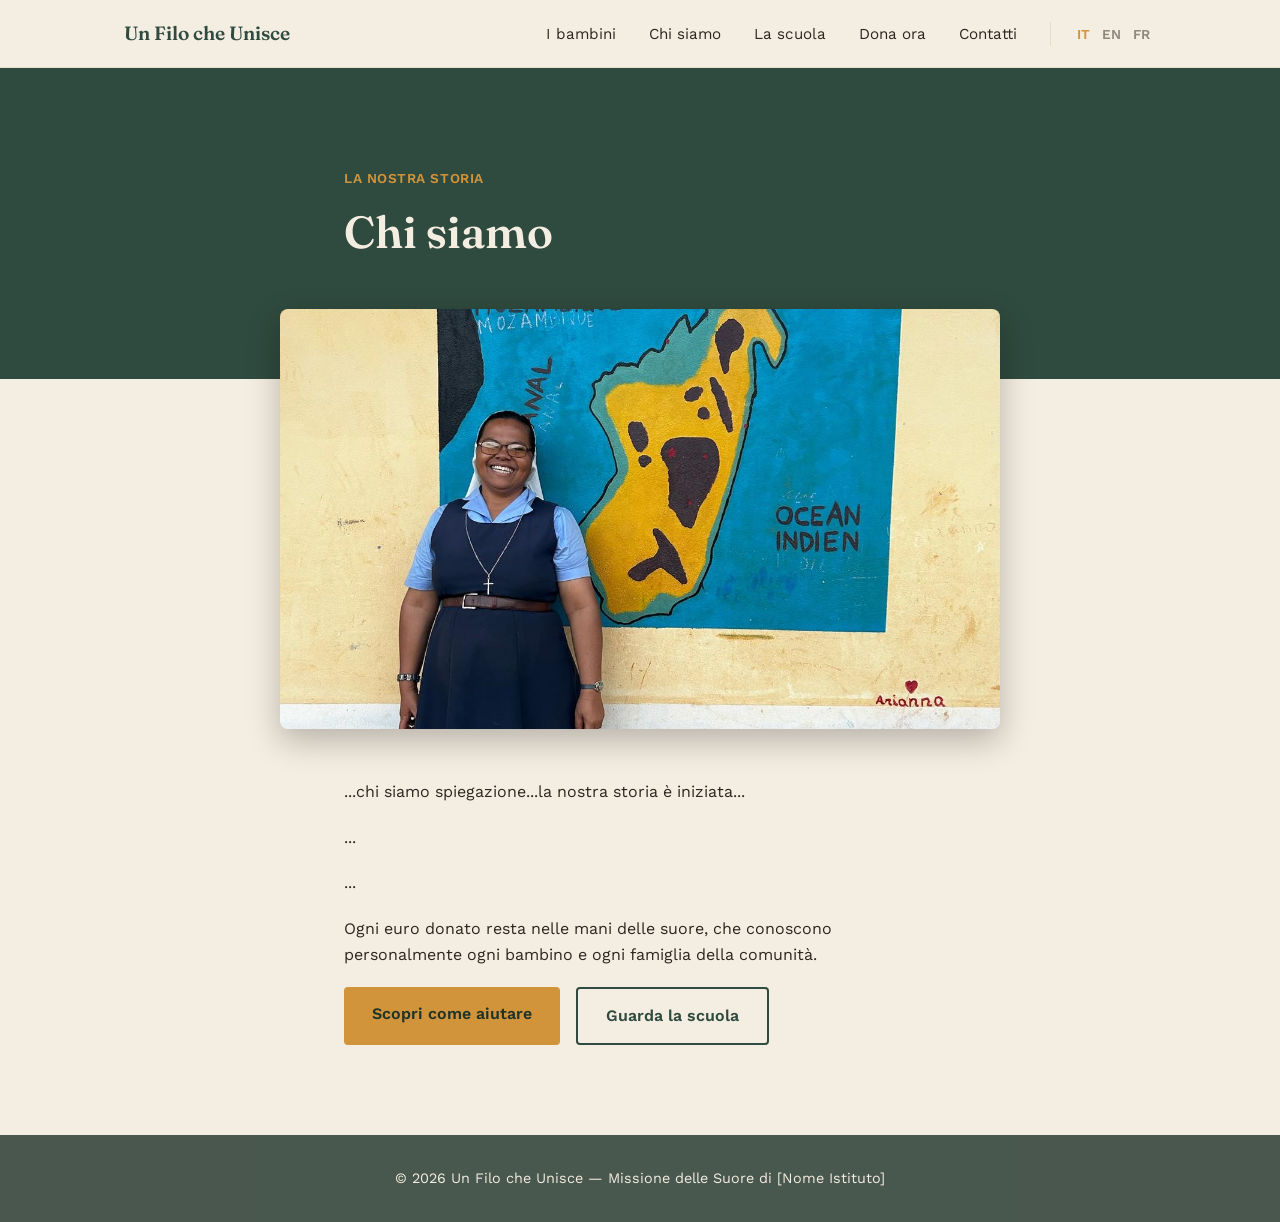
<file: chi-siamo.html>
<!DOCTYPE html>
<html lang="it">
<head>
  <meta charset="UTF-8" />
  <meta name="viewport" content="width=device-width, initial-scale=1.0" />
  <title>Chi siamo — Un Filo che Unisce</title>

  <link rel="stylesheet" href="style.css" />

  <link rel="preconnect" href="https://fonts.googleapis.com" />
  <link href="https://fonts.googleapis.com/css2?family=Fraunces:opsz,wght@9..144,400;9..144,600&family=Work+Sans:wght@400;500;600&display=swap" rel="stylesheet" />
</head>
<body>

  <header class="site-header">
    <div class="container header-inner">
      <a href="index.html" class="logo">Un Filo che Unisce</a>
      <nav>
        <a href="index.html#bambini" data-i18n="nav.bambini">I bambini</a>
        <a href="chi-siamo.html" data-i18n="nav.chiSiamo">Chi siamo</a>
        <a href="la-scuola.html" data-i18n="nav.scuola">La scuola</a>
        <a href="dona.html" data-i18n="nav.dona">Dona ora</a>
        <a href="index.html#contatti" data-i18n="nav.contatti">Contatti</a>
        <span class="lang-switch">
          <button class="lang-btn" data-lang="it">IT</button>
          <button class="lang-btn" data-lang="en">EN</button>
          <button class="lang-btn" data-lang="fr">FR</button>
        </span>
      </nav>
    </div>
  </header>

  <section class="hero">
    <div class="container hero-inner">
      <p class="eyebrow" data-i18n="chiSiamo.eyebrow">La nostra storia</p>
      <h1 data-i18n="chiSiamo.title">Chi siamo</h1>
    </div>
  </section>

  <div class="container">
    <img src="immagini/suora.jpg" alt="suora" class="overlap-photo" />
  </div>

  <section class="section section-story">
    <div class="container story-content">
      <p data-i18n="chiSiamo.p1">
        ...chi siamo spiegazione...la nostra storia è iniziata...
      </p>
      <p data-i18n="chiSiamo.p2">
        ...
      </p>
      <p data-i18n="chiSiamo.p3">
        ...
      </p>
      <p data-i18n="chiSiamo.p4">
        Ogni euro donato resta nelle mani delle suore, che conoscono
        personalmente ogni bambino e ogni famiglia della comunità.
      </p>

      <div class="button-row">
        <a href="dona.html" class="btn-primary" data-i18n="chiSiamo.btnAdotta">Scopri come aiutare</a>
        <a href="la-scuola.html" class="btn-secondary" data-i18n="chiSiamo.btnScuola">Guarda la scuola</a>
      </div>
    </div>
  </section>

  <footer class="site-footer">
    <div class="container">
      <p data-i18n="footer.text">&copy; 2026 Un Filo che Unisce — Missione delle Suore di [Nome Istituto]</p>
    </div>
  </footer>

  <script src="translations.js"></script>
  <script src="i18n.js"></script>

</body>
</html>
</file>
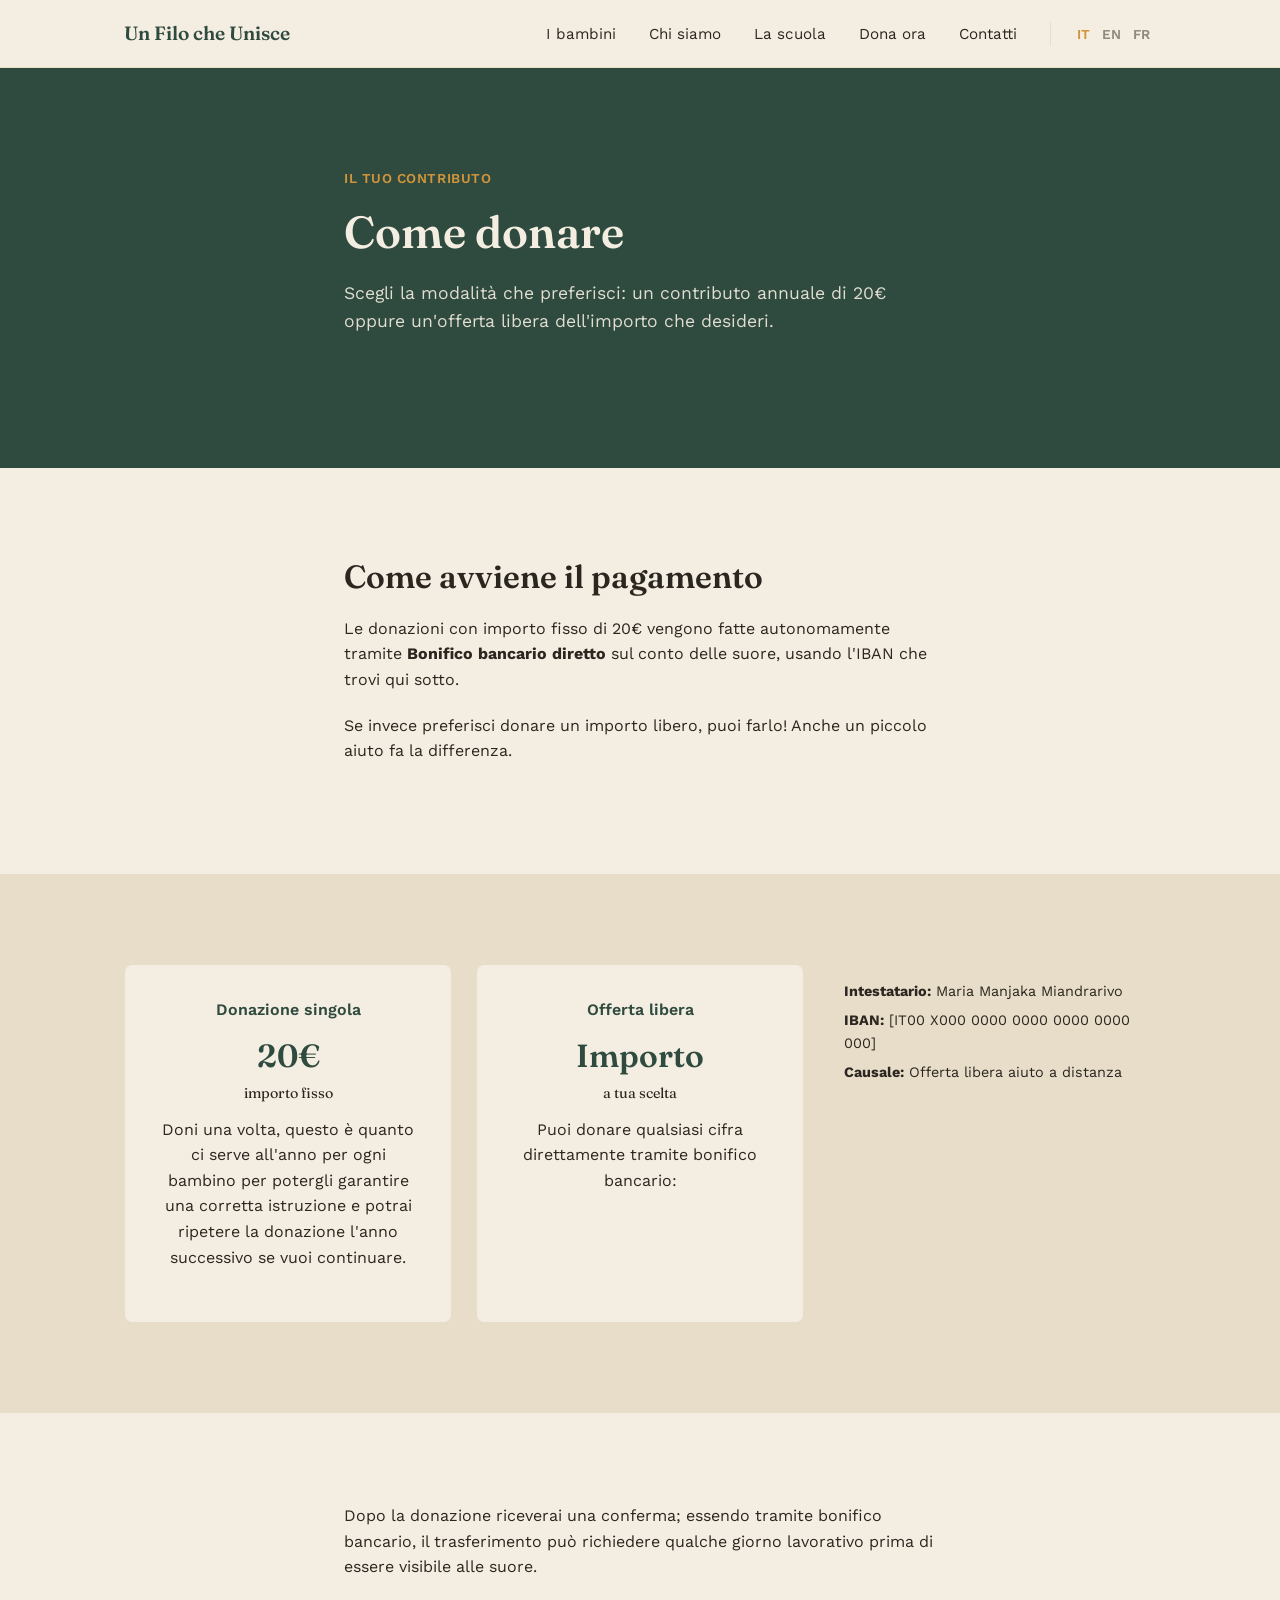
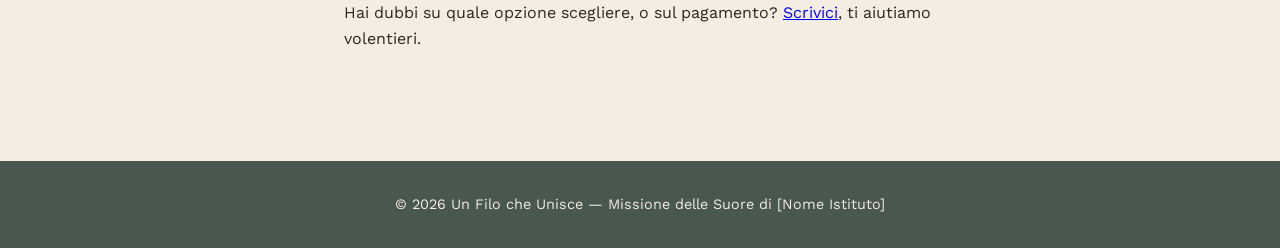
<file: dona.html>
<!DOCTYPE html>
<html lang="it">
<head>
  <meta charset="UTF-8" />
  <meta name="viewport" content="width=device-width, initial-scale=1.0" />
  <title>Dona ora — Un Filo che Unisce</title>

  <link rel="stylesheet" href="style.css" />

  <link rel="preconnect" href="https://fonts.googleapis.com" />
  <link href="https://fonts.googleapis.com/css2?family=Fraunces:opsz,wght@9..144,400;9..144,600&family=Work+Sans:wght@400;500;600&display=swap" rel="stylesheet" />
</head>
<body>

  <header class="site-header">
    <div class="container header-inner">
      <a href="index.html" class="logo">Un Filo che Unisce</a>
      <nav>
        <a href="index.html#bambini" data-i18n="nav.bambini">I bambini</a>
        <a href="chi-siamo.html" data-i18n="nav.chiSiamo">Chi siamo</a>
        <a href="la-scuola.html" data-i18n="nav.scuola">La scuola</a>
        <a href="dona.html" data-i18n="nav.dona">Dona ora</a>
        <a href="index.html#contatti" data-i18n="nav.contatti">Contatti</a>
        <span class="lang-switch">
          <button class="lang-btn" data-lang="it">IT</button>
          <button class="lang-btn" data-lang="en">EN</button>
          <button class="lang-btn" data-lang="fr">FR</button>
        </span>
      </nav>
    </div>
  </header>

  <section class="hero">
    <div class="container hero-inner">
      <p class="eyebrow" data-i18n="dona.eyebrow">Il tuo contributo</p>
      <h1 data-i18n="dona.title">Come donare</h1>
      <p class="hero-sub" data-i18n="dona.sub">
        Scegli la modalità che preferisci: un contributo annuale di 20€
        oppure un'offerta libera dell'importo
        che desideri.
      </p>
    </div>
  </section>

  <section class="section">
    <div class="container story-content">
      <h2 data-i18n="dona.howTitle">Come avviene il pagamento</h2>
      <p data-i18n="dona.howP1">
        Le donazioni con importo fisso di 20€ vengono fatte autonomamente tramite <strong>Bonifico bancario diretto</strong> 
        sul conto delle suore, usando l'IBAN che trovi qui sotto.
      <p data-i18n="dona.howP2">
        Se invece preferisci donare un importo libero, puoi farlo!
        Anche un piccolo aiuto fa la differenza.
      </p>
    </div>
  </section>

  <section class="section section-alt">
    <div class="container">
      <div class="donation-grid">

        <div class="donation-card">
          <p class="donation-title" data-i18n="dona.card1Title">Donazione singola</p>
          <p class="donation-amount" data-i18n="dona.card1Amount">20€ <span>importo fisso</span></p>
          <p data-i18n="dona.card1Desc">Doni una volta, questo è quanto ci serve all'anno per ogni bambino per potergli garantire una corretta istruzione e potrai ripetere la donazione l'anno successivo se vuoi continuare.</p>
        </div>

        <div class="donation-card">
          <p class="donation-title" data-i18n="dona.card3Title">Offerta libera</p>
          <p class="donation-amount" data-i18n="dona.card3Amount">Importo <span>a tua scelta</span></p>
          <p data-i18n="dona.card3Desc">Puoi donare qualsiasi cifra direttamente tramite bonifico bancario:</p>
        </div>
        <div class="iban-box">
            <p><strong data-i18n="dona.ibanIntestatario">Intestatario:</strong> Maria Manjaka Miandrarivo</p>
            <p><strong data-i18n="dona.ibanLabel">IBAN:</strong> [IT00 X000 0000 0000 0000 0000 000]</p>
            <p><strong data-i18n="dona.causaleLabel">Causale:</strong> <span data-i18n="dona.causaleValue">Offerta libera aiuto a distanza</span></p>
          </div>

      </div>
    </div>
  </section>

  <section class="section">
    <div class="container story-content">
      <p data-i18n="dona.noteP1">
        Dopo la donazione riceverai una conferma; essendo tramite bonifico bancario, il trasferimento può 
        richiedere qualche giorno lavorativo prima di essere visibile alle suore.
      </p>
      <p data-i18n="dona.noteP2">
        Hai dubbi su quale opzione scegliere, o sul pagamento?
        <a href="index.html#contatti">Scrivici</a>, ti aiutiamo volentieri.
      </p>
    </div>
  </section>

  <footer class="site-footer">
    <div class="container">
      <p data-i18n="footer.text">&copy; 2026 Un Filo che Unisce — Missione delle Suore di [Nome Istituto]</p>
    </div>
  </footer>

  <script src="translations.js"></script>
  <script src="i18n.js"></script>

</body>
</html>
</file>
<file: style.css>
/* ============================================================
   VARIABILI DI COLORE
   Definirle qui in cima permette di riusarle ovunque nel file
   e cambiare tutta la palette modificando solo queste righe.
   ============================================================ */
:root {
  --verde-bosco: #2f4a3e;
  --verde-scuro: #1f332a;
  --ocra: #d1943a;
  --carta: #f4ede1;
  --carta-scura: #e8ddc9;
  --testo: #2b2620;
}

/* ============================================================
   RESET DI BASE
   ============================================================ */
* {
  margin: 0;
  padding: 0;
  box-sizing: border-box;
}

body {
  font-family: 'Work Sans', sans-serif;
  color: var(--testo);
  background: var(--carta);
  line-height: 1.6;
}

h1, h2, h3 {
  font-family: 'Fraunces', serif;
  font-weight: 600;
  line-height: 1.2;
}

.container {
  max-width: 1080px;
  margin: 0 auto;
  padding: 0 24px;
}

/* ============================================================
   HEADER / NAVIGAZIONE (uguale su tutte le pagine)
   ============================================================ */
.site-header {
  background: var(--carta);
  border-bottom: 1px solid var(--carta-scura);
  position: sticky;
  top: 0;
  z-index: 10;
}

.header-inner {
  display: flex;
  justify-content: space-between;
  align-items: center;
  padding-top: 18px;
  padding-bottom: 18px;
}

.logo {
  font-family: 'Fraunces', serif;
  font-weight: 600;
  font-size: 1.2rem;
  color: var(--verde-bosco);
  text-decoration: none;
}

nav a {
  color: var(--testo);
  text-decoration: none;
  margin-left: 28px;
  font-size: 0.95rem;
}

nav a:hover {
  color: var(--ocra);
}

/* Selettore lingua: gruppo di 3 bottoni testuali nel menu.
   Il bottone della lingua attiva prende la classe "active" via JS. */
.lang-switch {
  display: inline-flex;
  margin-left: 28px;
  border-left: 1px solid var(--carta-scura);
  padding-left: 20px;
}

.lang-btn {
  background: none;
  border: none;
  font-family: 'Work Sans', sans-serif;
  font-size: 0.85rem;
  font-weight: 600;
  color: var(--testo);
  opacity: 0.5;
  cursor: pointer;
  padding: 4px 6px;
  transition: opacity 0.15s ease, color 0.15s ease;
}

.lang-btn:hover {
  opacity: 1;
}

.lang-btn.active {
  opacity: 1;
  color: var(--ocra);
}

/* ============================================================
   BOTTONI
   ============================================================ */
.btn-primary {
  display: inline-block;
  background: var(--ocra);
  color: var(--verde-scuro);
  font-weight: 600;
  padding: 14px 28px;
  border-radius: 4px;
  text-decoration: none;
  transition: transform 0.15s ease, background 0.15s ease;
}

.btn-primary:hover {
  background: #e0a750;
  transform: translateY(-2px);
}

.btn-secondary {
  display: inline-block;
  background: transparent;
  color: var(--verde-bosco);
  font-weight: 600;
  padding: 14px 28px;
  border-radius: 4px;
  border: 2px solid var(--verde-bosco);
  text-decoration: none;
  transition: background 0.15s ease, color 0.15s ease;
}

.btn-secondary:hover {
  background: var(--verde-bosco);
  color: var(--carta);
}

.btn-block {
  display: block;
  text-align: center;
  width: 100%;
}

.button-row {
  display: flex;
  gap: 16px;
  flex-wrap: wrap;
}

/* ============================================================
   HERO (prima sezione di ogni pagina)
   ============================================================ */
.hero {
  background: var(--verde-bosco);
  color: var(--carta);
  padding: 100px 0;
}

.hero-inner {
  max-width: 640px;
}

.eyebrow {
  color: var(--ocra);
  font-weight: 600;
  letter-spacing: 0.04em;
  text-transform: uppercase;
  font-size: 0.85rem;
  margin-bottom: 16px;
}

.hero h1 {
  font-size: 2.8rem;
  margin-bottom: 20px;
}

.hero-sub {
  font-size: 1.1rem;
  margin-bottom: 32px;
  opacity: 0.9;
}

/* ============================================================
   SEZIONI GENERICHE
   ============================================================ */
.section {
  padding: 90px 0;
}

.section-alt {
  background: var(--carta-scura);
}

.section h2 {
  font-size: 2rem;
  margin-bottom: 16px;
}

.section-intro {
  max-width: 560px;
  margin-bottom: 48px;
  opacity: 0.85;
}

.story-content {
  max-width: 640px;
}

.story-content p {
  margin-bottom: 20px;
}

.story-content h2 {
  margin-bottom: 20px;
}

/* ============================================================
   SCHEDE BAMBINI (homepage)
   ============================================================ */
.children-grid {
  display: grid;
  grid-template-columns: repeat(auto-fit, minmax(240px, 1fr));
  gap: 32px;
}

.child-card img {
  width: 100%;
  aspect-ratio: 1 / 1;
  object-fit: cover;
  border-radius: 6px;
  margin-bottom: 16px;
}

.child-card h3 {
  font-size: 1.3rem;
  margin-bottom: 4px;
}

.child-age {
  color: var(--verde-bosco);
  font-weight: 600;
  font-size: 0.9rem;
  margin-bottom: 8px;
}

/* ============================================================
   SEZIONE ADOTTA (homepage, solo panoramica)
   ============================================================ */
.adopt-list {
  list-style: none;
  margin-top: 24px;
  max-width: 640px;
  margin-bottom: 40px;
}

.adopt-list li {
  padding: 12px 0;
  border-bottom: 1px solid rgba(0,0,0,0.08);
}

/* ============================================================
   SCHEDE DI DONAZIONE (pagina dona.html)
   ============================================================ */
.donation-grid {
  display: grid;
  grid-template-columns: repeat(auto-fit, minmax(260px, 1fr));
  gap: 24px;
  align-items: stretch;
}

.donation-card {
  background: var(--carta);
  border: 1px solid var(--carta-scura);
  border-radius: 8px;
  padding: 32px;
  text-align: center;
  display: flex;
  flex-direction: column;
}

.donation-card-highlight {
  border: 2px solid var(--ocra);
  position: relative;
}

.donation-badge {
  position: absolute;
  top: -14px;
  left: 50%;
  transform: translateX(-50%);
  background: var(--ocra);
  color: var(--verde-scuro);
  font-size: 0.8rem;
  font-weight: 600;
  padding: 4px 14px;
  border-radius: 20px;
}

.donation-title {
  font-weight: 600;
  color: var(--verde-bosco);
  margin-bottom: 8px;
}

.donation-amount {
  font-family: 'Fraunces', serif;
  font-size: 2rem;
  font-weight: 600;
  color: var(--verde-bosco);
  margin-bottom: 12px;
}

.donation-amount span {
  font-size: 0.9rem;
  font-weight: 400;
  color: var(--testo);
  display: block;
}

.donation-card p:not(.donation-title):not(.donation-amount) {
  margin-bottom: 20px;
  flex-grow: 1;
}

.iban-box {
  background: var(--carta-scura);
  border-radius: 6px;
  padding: 16px;
  text-align: left;
  font-size: 0.9rem;
}

.iban-box p {
  margin-bottom: 6px;
}

.iban-box p:last-child {
  margin-bottom: 0;
}

/* ============================================================
   CONTATTI (homepage)
   ============================================================ */
.contact-inner {
  text-align: center;
  max-width: 560px;
  margin: 0 auto;
}

.contact-inner .section-intro {
  margin-left: auto;
  margin-right: auto;
}

/* ============================================================
   FOOTER
   ============================================================ */
.site-footer {
  background: var(--verde-scuro);
  color: var(--carta);
  padding: 32px 0;
  text-align: center;
  font-size: 0.9rem;
  opacity: 0.8;
}

/* ============================================================
   IMMAGINE PARALLAX (pagina La scuola)
   "background-attachment: fixed" fa restare lo sfondo fermo
   rispetto alla finestra, mentre il testo sopra scorre normalmente:
   sembra che lo sfondo si muova più lento del resto della pagina.
   ============================================================ */
.parallax-hero {
  height: 60vh;
  min-height: 380px;
  background-size: cover;
  background-position: center;
  background-attachment: fixed;
  display: flex;
  align-items: center;
  color: var(--carta);
  text-shadow: 0 2px 12px rgba(0,0,0,0.5);
}

.parallax-hero h1 {
  font-size: 2.4rem;
  margin-bottom: 8px;
}

/* ============================================================
   GALLERIA FOTOGRAFICA A SCORRIMENTO (pagina La scuola)
   overflow-x: auto crea lo scorrimento orizzontale.
   scroll-snap "aggancia" ogni foto durante lo scroll.
   ============================================================ */
.gallery-scroll {
  display: flex;
  gap: 20px;
  overflow-x: auto;
  scroll-snap-type: x mandatory;
  padding-bottom: 12px;
}

.gallery-thumb {
  flex: 0 0 auto;
  width: 280px;
  aspect-ratio: 4 / 3;
  object-fit: cover;
  border-radius: 6px;
  cursor: pointer;
  scroll-snap-align: start;
  transition: transform 0.15s ease, opacity 0.15s ease;
}

.gallery-thumb:hover {
  transform: scale(1.03);
  opacity: 0.9;
}

/* ============================================================
   POPUP / LIGHTBOX (pagina La scuola)
   display: none lo nasconde di default; il JavaScript aggiunge
   la classe "attivo" per mostrarlo.
   ============================================================ */
.lightbox {
  display: none;
  position: fixed;
  top: 0;
  left: 0;
  width: 100%;
  height: 100%;
  background: rgba(20, 20, 20, 0.92);
  align-items: center;
  justify-content: center;
  z-index: 100;
  padding: 24px;
}

.lightbox.attivo {
  display: flex;
}

.lightbox img {
  max-width: 90vw;
  max-height: 85vh;
  border-radius: 6px;
  object-fit: contain;
}

.lightbox-close {
  position: absolute;
  top: 24px;
  right: 36px;
  color: var(--carta);
  font-size: 2.5rem;
  cursor: pointer;
  line-height: 1;
}

/* ============================================================
   FASCIA STATISTICHE (pagina La scuola)
   ============================================================ */
.stats-bar {
  background: var(--verde-scuro);
  padding: 48px 0;
}

.stats-inner {
  display: flex;
  justify-content: center;
  text-align: center;
}

.stat {
  padding: 0 40px;
  border-right: 1px solid rgba(244, 237, 225, 0.25);
}

.stat:last-child {
  border-right: none;
}

.stat-number {
  font-family: 'Fraunces', serif;
  font-size: 2.4rem;
  font-weight: 600;
  color: var(--ocra);
}

.stat-label {
  color: var(--carta);
  opacity: 0.85;
  font-size: 0.9rem;
  margin-top: 4px;
}

/* ============================================================
   SEPARATORE DECORATIVO (pagina La scuola)
   ============================================================ */
.section-divider {
  display: flex;
  align-items: center;
  justify-content: center;
  padding: 32px 0;
  color: var(--ocra);
}

.section-divider::before,
.section-divider::after {
  content: "";
  height: 1px;
  width: 80px;
  background: var(--carta-scura);
}

.section-divider span {
  margin: 0 16px;
  font-size: 1.1rem;
}

/* ============================================================
   CITAZIONE (pagina La scuola)
   ============================================================ */
.quote-section {
  text-align: center;
  max-width: 680px;
  margin: 0 auto;
}

.quote-section blockquote {
  font-family: 'Fraunces', serif;
  font-size: 1.5rem;
  font-style: italic;
  color: var(--verde-bosco);
  line-height: 1.4;
  margin-bottom: 16px;
}

.quote-author {
  color: var(--testo);
  opacity: 0.7;
  font-size: 0.95rem;
}

/* ============================================================
   FOTO SOVRAPPOSTA (pagina Chi siamo)
   Il margine negativo "tira su" la foto, facendola scavalcare
   il confine con la sezione verde sopra di lei.
   ============================================================ */
.overlap-photo {
  width: 100%;
  max-width: 720px;
  max-height: 420px;
  object-fit: cover;
  border-radius: 8px;
  display: block;
  margin: -70px auto 0 auto;
  box-shadow: 0 12px 32px rgba(0,0,0,0.25);
  position: relative;
  z-index: 2;
}

.section-story {
  padding-top: 50px;
}

/* ============================================================
   RESPONSIVE: SCHERMI PICCOLI
   ============================================================ */
@media (max-width: 720px) {
  .hero h1 {
    font-size: 2rem;
  }
  .parallax-hero {
    background-attachment: scroll; /* su mobile "fixed" spesso non funziona bene */
  }
  nav a {
    margin-left: 16px;
    font-size: 0.85rem;
  }
  .lang-switch {
    margin-left: 16px;
    padding-left: 12px;
  }
  .stats-inner {
    flex-direction: column;
    gap: 24px;
  }
  .stat {
    border-right: none;
    padding: 0;
  }
  .overlap-photo {
    margin-top: -40px;
    max-height: 260px;
  }
}
</file>
